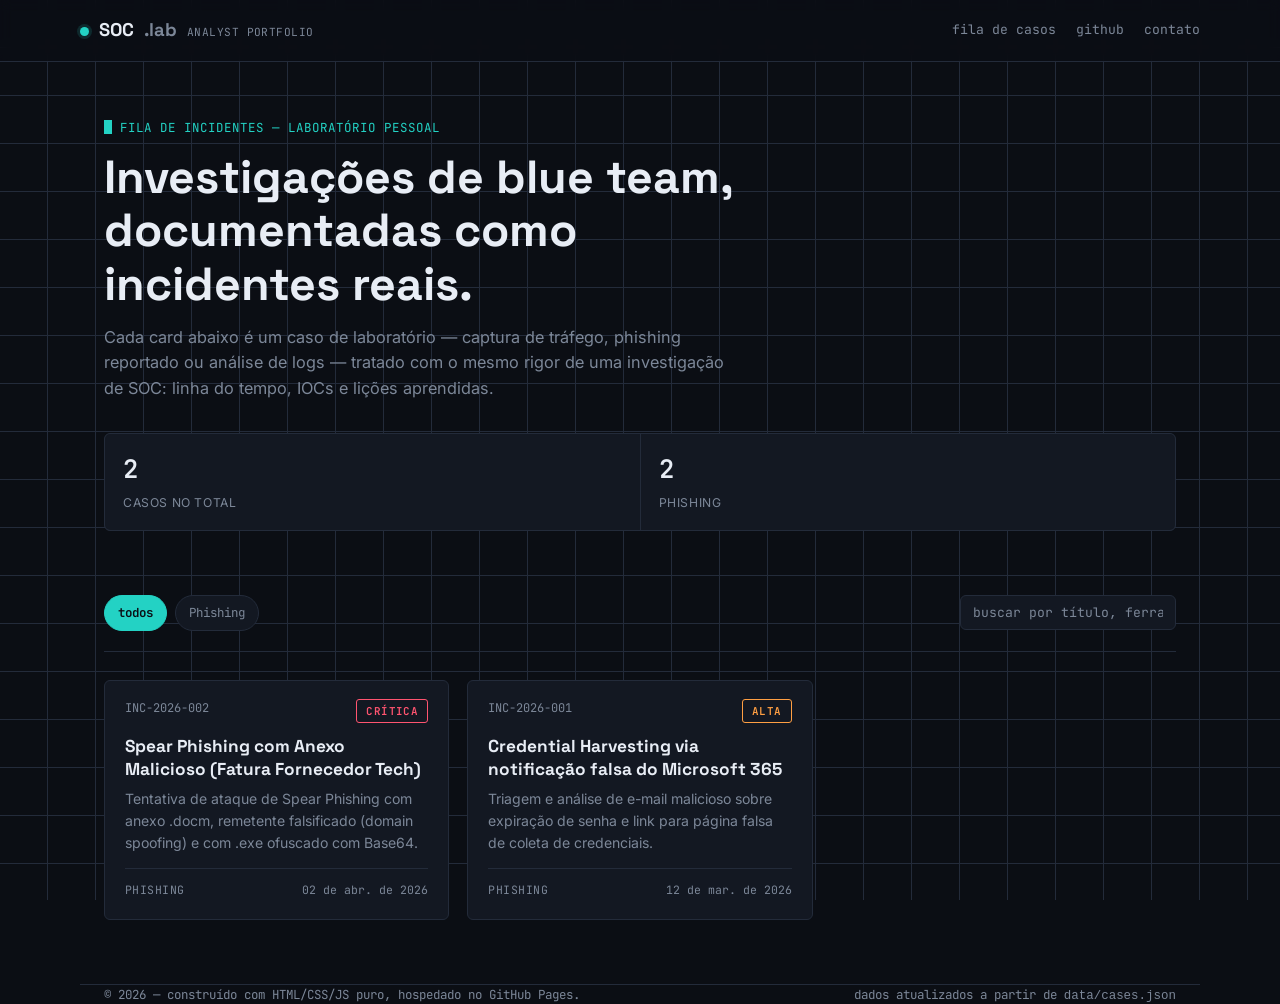
<file: index.html>
<!DOCTYPE html>
<html lang="pt-BR">
<head>
<meta charset="UTF-8">
<meta name="viewport" content="width=device-width, initial-scale=1.0">
<title>Portfólio SOC — Análises de Incidentes</title>
<meta name="description" content="Portfólio de laboratórios de SOC e Blue Team: análise de tráfego, phishing e investigação de logs.">
<link rel="stylesheet" href="css/style.css">
</head>
<body>

<header class="topbar">
  <div class="wrap topbar-inner">
    <div class="brand"><span class="dot"></span>SOC<span style="color:var(--text-muted)">.lab</span> <small>ANALYST PORTFOLIO</small></div>
    <nav class="nav-links">
      <a href="index.html">fila de casos</a>
      <a href="https://github.com/gwedosun" target="_blank" rel="noopener">github</a>
      <a href="mailto:gwedosuns@gmail.com">contato</a>
    </nav>
  </div>
</header>

<div class="wrap">
  <section class="hero">
    <div class="eyebrow"><span class="cursor"></span>fila de incidentes — laboratório pessoal</div>
    <h1 class="title">Investigações de blue team, documentadas como incidentes reais.</h1>
    <p class="subtitle">Cada card abaixo é um caso de laboratório — captura de tráfego, phishing reportado ou análise de logs — tratado com o mesmo rigor de uma investigação de SOC: linha do tempo, IOCs e lições aprendidas.</p>

    <div class="stats-strip" id="stats-strip">
      <!-- preenchido via JS -->
    </div>
  </section>

  <div class="filters" id="filters">
    <span class="chip active" data-filter-type="category" data-filter-value="all">todos</span>
    <input class="search-input" id="search" type="text" placeholder="buscar por título, ferramenta ou IOC...">
  </div>

  <main class="grid" id="grid">
    <!-- cards preenchidos via JS -->
  </main>
</div>

<footer class="wrap">
  <span>© <span id="year"></span> — construído com HTML/CSS/JS puro, hospedado no GitHub Pages.</span>
  <span>dados atualizados a partir de <code>data/cases.json</code></span>
</footer>

<script src="js/app.js"></script>
</body>
</html>
</file>
<file: css/style.css>
@import url('https://fonts.googleapis.com/css2?family=Space+Grotesk:wght@500;600;700&family=Inter:wght@400;500;600&family=JetBrains+Mono:wght@400;500;600&display=swap');

:root {
  --bg: #0B0E14;
  --bg-panel: #131822;
  --bg-panel-hover: #1B2230;
  --border: #232B3A;
  --text: #E8EDF5;
  --text-muted: #7C8798;
  --accent: #23D2C4;
  --accent-dim: #14827A;

  --sev-critical: #FF5470;
  --sev-high: #FF9F43;
  --sev-medium: #FFD166;
  --sev-low: #4DABF7;
  --status-resolved: #3DDC97;

  --font-display: 'Space Grotesk', sans-serif;
  --font-body: 'Inter', sans-serif;
  --font-mono: 'JetBrains Mono', monospace;

  --radius: 6px;
}

* { box-sizing: border-box; }

html { scroll-behavior: smooth; }

body {
  margin: 0;
  background: var(--bg);
  background-image:
    linear-gradient(var(--border) 1px, transparent 1px),
    linear-gradient(90deg, var(--border) 1px, transparent 1px);
  background-size: 48px 48px;
  background-attachment: fixed;
  background-position: -1px -1px;
  color: var(--text);
  font-family: var(--font-body);
  line-height: 1.55;
  -webkit-font-smoothing: antialiased;
}

a { color: var(--accent); text-decoration: none; }
a:hover { text-decoration: underline; }

:focus-visible {
  outline: 2px solid var(--accent);
  outline-offset: 2px;
}

.wrap {
  max-width: 1120px;
  margin: 0 auto;
  padding: 0 24px;
}

/* ---------- Top bar ---------- */

.topbar {
  border-bottom: 1px solid var(--border);
  background: rgba(11, 14, 20, 0.85);
  backdrop-filter: blur(6px);
  position: sticky;
  top: 0;
  z-index: 20;
}

.topbar-inner {
  display: flex;
  align-items: center;
  justify-content: space-between;
  padding: 16px 0;
}

.brand {
  display: flex;
  align-items: baseline;
  gap: 10px;
  font-family: var(--font-display);
  font-weight: 700;
  font-size: 1.15rem;
  color: var(--text);
}

.brand .dot {
  width: 9px;
  height: 9px;
  border-radius: 50%;
  background: var(--accent);
  display: inline-block;
  box-shadow: 0 0 0 3px rgba(35, 210, 196, 0.15);
}

.brand small {
  font-family: var(--font-mono);
  font-size: 0.7rem;
  color: var(--text-muted);
  font-weight: 400;
  letter-spacing: 0.04em;
}

.nav-links {
  display: flex;
  gap: 20px;
  font-family: var(--font-mono);
  font-size: 0.82rem;
}

.nav-links a { color: var(--text-muted); }
.nav-links a:hover { color: var(--accent); text-decoration: none; }

/* ---------- Hero / stats strip ---------- */

.hero {
  padding: 56px 0 28px;
}

.eyebrow {
  font-family: var(--font-mono);
  font-size: 0.78rem;
  color: var(--accent);
  letter-spacing: 0.08em;
  text-transform: uppercase;
  display: flex;
  align-items: center;
  gap: 8px;
  margin-bottom: 14px;
}

.eyebrow .cursor {
  width: 8px;
  height: 14px;
  background: var(--accent);
  animation: blink 1.1s steps(2, start) infinite;
}

@keyframes blink { to { opacity: 0; } }

@media (prefers-reduced-motion: reduce) {
  .eyebrow .cursor { animation: none; }
}

h1.title {
  font-family: var(--font-display);
  font-size: clamp(2rem, 4vw, 2.9rem);
  line-height: 1.15;
  margin: 0 0 14px;
  max-width: 720px;
}

.subtitle {
  color: var(--text-muted);
  max-width: 620px;
  font-size: 1.02rem;
  margin: 0 0 32px;
}

.stats-strip {
  display: grid;
  grid-template-columns: repeat(auto-fit, minmax(140px, 1fr));
  gap: 1px;
  background: var(--border);
  border: 1px solid var(--border);
  border-radius: var(--radius);
  overflow: hidden;
  margin-bottom: 8px;
}

.stat {
  background: var(--bg-panel);
  padding: 16px 18px;
}

.stat .n {
  font-family: var(--font-mono);
  font-size: 1.6rem;
  font-weight: 600;
  color: var(--text);
  display: block;
}

.stat .l {
  font-size: 0.76rem;
  color: var(--text-muted);
  text-transform: uppercase;
  letter-spacing: 0.05em;
}

/* ---------- Filters ---------- */

.filters {
  display: flex;
  flex-wrap: wrap;
  gap: 8px;
  align-items: center;
  padding: 28px 0 20px;
  border-bottom: 1px solid var(--border);
  margin-bottom: 28px;
}

.chip {
  font-family: var(--font-mono);
  font-size: 0.78rem;
  padding: 7px 13px;
  border-radius: 999px;
  border: 1px solid var(--border);
  background: var(--bg-panel);
  color: var(--text-muted);
  cursor: pointer;
  transition: border-color .15s, color .15s;
}

.chip:hover { color: var(--text); border-color: var(--accent-dim); }

.chip.active {
  color: var(--bg);
  background: var(--accent);
  border-color: var(--accent);
  font-weight: 600;
}

.search-input {
  margin-left: auto;
  background: var(--bg-panel);
  border: 1px solid var(--border);
  color: var(--text);
  font-family: var(--font-mono);
  font-size: 0.82rem;
  padding: 8px 12px;
  border-radius: var(--radius);
  min-width: 200px;
}

.search-input::placeholder { color: var(--text-muted); }

/* ---------- Case grid & cards ---------- */

.grid {
  display: grid;
  grid-template-columns: repeat(auto-fill, minmax(310px, 1fr));
  gap: 18px;
  padding-bottom: 64px;
}

.card {
  display: block;
  background: var(--bg-panel);
  border: 1px solid var(--border);
  border-radius: var(--radius);
  padding: 18px 20px 20px;
  color: var(--text);
  transition: transform .15s ease, border-color .15s ease, background .15s ease;
}

.card:hover {
  border-color: var(--accent-dim);
  background: var(--bg-panel-hover);
  transform: translateY(-2px);
  text-decoration: none;
}

.card-top {
  display: flex;
  justify-content: space-between;
  align-items: flex-start;
  gap: 10px;
  margin-bottom: 12px;
}

.case-id {
  font-family: var(--font-mono);
  font-size: 0.75rem;
  color: var(--text-muted);
}

.sev-tag {
  font-family: var(--font-mono);
  font-size: 0.68rem;
  font-weight: 600;
  text-transform: uppercase;
  letter-spacing: 0.04em;
  padding: 3px 9px;
  border-radius: 3px;
  border: 1px solid currentColor;
  white-space: nowrap;
}

.sev-critical { color: var(--sev-critical); }
.sev-high { color: var(--sev-high); }
.sev-medium { color: var(--sev-medium); }
.sev-low { color: var(--sev-low); }

.card h3 {
  font-family: var(--font-display);
  font-size: 1.08rem;
  margin: 0 0 8px;
  line-height: 1.3;
}

.card p.summary {
  font-size: 0.88rem;
  color: var(--text-muted);
  margin: 0 0 14px;
  display: -webkit-box;
  -webkit-line-clamp: 3;
  -webkit-box-orient: vertical;
  overflow: hidden;
}

.card-meta {
  display: flex;
  justify-content: space-between;
  align-items: center;
  font-family: var(--font-mono);
  font-size: 0.72rem;
  color: var(--text-muted);
  border-top: 1px solid var(--border);
  padding-top: 12px;
}

.category-label {
  text-transform: uppercase;
  letter-spacing: 0.04em;
}

.empty-state {
  grid-column: 1 / -1;
  text-align: center;
  padding: 60px 20px;
  color: var(--text-muted);
  font-family: var(--font-mono);
  font-size: 0.9rem;
}

/* ---------- Footer ---------- */

footer {
  border-top: 1px solid var(--border);
  padding: 24px 0 40px;
  color: var(--text-muted);
  font-family: var(--font-mono);
  font-size: 0.78rem;
  display: flex;
  justify-content: space-between;
  flex-wrap: wrap;
  gap: 10px;
}

footer a { color: var(--text-muted); }
footer a:hover { color: var(--accent); }

/* ---------- Case detail page ---------- */

.back-link {
  display: inline-flex;
  align-items: center;
  gap: 6px;
  font-family: var(--font-mono);
  font-size: 0.8rem;
  color: var(--text-muted);
  margin: 28px 0 20px;
}
.back-link:hover { color: var(--accent); text-decoration: none; }

.ticket {
  border: 1px solid var(--border);
  border-radius: var(--radius);
  background: var(--bg-panel);
  padding: 26px 28px;
  margin-bottom: 32px;
}

.ticket-top {
  display: flex;
  justify-content: space-between;
  align-items: flex-start;
  gap: 16px;
  flex-wrap: wrap;
  margin-bottom: 14px;
}

.ticket-id {
  font-family: var(--font-mono);
  font-size: 0.85rem;
  color: var(--accent);
}

.badges { display: flex; gap: 8px; align-items: center; }

.status-badge {
  font-family: var(--font-mono);
  font-size: 0.68rem;
  font-weight: 600;
  text-transform: uppercase;
  padding: 3px 9px;
  border-radius: 3px;
  color: var(--status-resolved);
  border: 1px solid currentColor;
}

.ticket h1 {
  font-family: var(--font-display);
  font-size: clamp(1.5rem, 3vw, 2.1rem);
  margin: 4px 0 16px;
  line-height: 1.25;
}

.ticket-meta {
  display: flex;
  flex-wrap: wrap;
  gap: 20px;
  font-family: var(--font-mono);
  font-size: 0.78rem;
  color: var(--text-muted);
  border-top: 1px solid var(--border);
  padding-top: 14px;
}

.ticket-meta .m-label {
  text-transform: uppercase;
  letter-spacing: 0.05em;
  color: var(--text-muted);
  opacity: 0.7;
  margin-right: 6px;
}
.ticket-meta .m-value { color: var(--text); }

.tag-row { display: flex; flex-wrap: wrap; gap: 6px; margin-top: 14px; }
.tag {
  font-family: var(--font-mono);
  font-size: 0.7rem;
  border: 1px solid var(--border);
  padding: 3px 9px;
  border-radius: 999px;
  color: var(--text-muted);
}

.section {
  margin-bottom: 34px;
}

.section h2 {
  font-family: var(--font-display);
  font-size: 1.05rem;
  color: var(--accent);
  margin: 0 0 14px;
  display: flex;
  align-items: center;
  gap: 10px;
}

.section h2::after {
  content: '';
  flex: 1;
  height: 1px;
  background: var(--border);
}

.section p { color: var(--text); font-size: 0.95rem; }

.timeline { border-left: 2px solid var(--border); margin-left: 4px; padding-left: 24px; }
.timeline-item { position: relative; padding-bottom: 18px; }
.timeline-item:last-child { padding-bottom: 0; }
.timeline-item::before {
  content: '';
  position: absolute;
  left: -29px;
  top: 4px;
  width: 9px;
  height: 9px;
  border-radius: 50%;
  background: var(--accent);
  box-shadow: 0 0 0 3px var(--bg-panel);
}
.timeline-item .t-time {
  font-family: var(--font-mono);
  font-size: 0.76rem;
  color: var(--accent);
  display: block;
  margin-bottom: 2px;
}
.timeline-item .t-action { font-size: 0.92rem; color: var(--text); }

table.ioc-table {
  width: 100%;
  border-collapse: collapse;
  font-family: var(--font-mono);
  font-size: 0.85rem;
}
table.ioc-table th {
  text-align: left;
  color: var(--text-muted);
  font-weight: 500;
  text-transform: uppercase;
  font-size: 0.7rem;
  letter-spacing: 0.05em;
  border-bottom: 1px solid var(--border);
  padding: 8px 10px;
}
table.ioc-table td {
  border-bottom: 1px solid var(--border);
  padding: 10px 10px;
  color: var(--text);
}

.shots {
  display: grid;
  grid-template-columns: repeat(auto-fill, minmax(260px, 1fr));
  gap: 16px;
}
.shot figure {
  margin: 0;
  border: 1px solid var(--border);
  border-radius: var(--radius);
  overflow: hidden;
  background: var(--bg);
}
.shot img { width: 100%; display: block; }
.shot figcaption {
  padding: 10px 12px;
  font-size: 0.8rem;
  color: var(--text-muted);
  font-family: var(--font-mono);
}

.not-found {
  padding: 80px 0;
  text-align: center;
  color: var(--text-muted);
  font-family: var(--font-mono);
}

@media (max-width: 640px) {
  .search-input { margin-left: 0; width: 100%; }
  .ticket { padding: 20px; }
}
</file>
